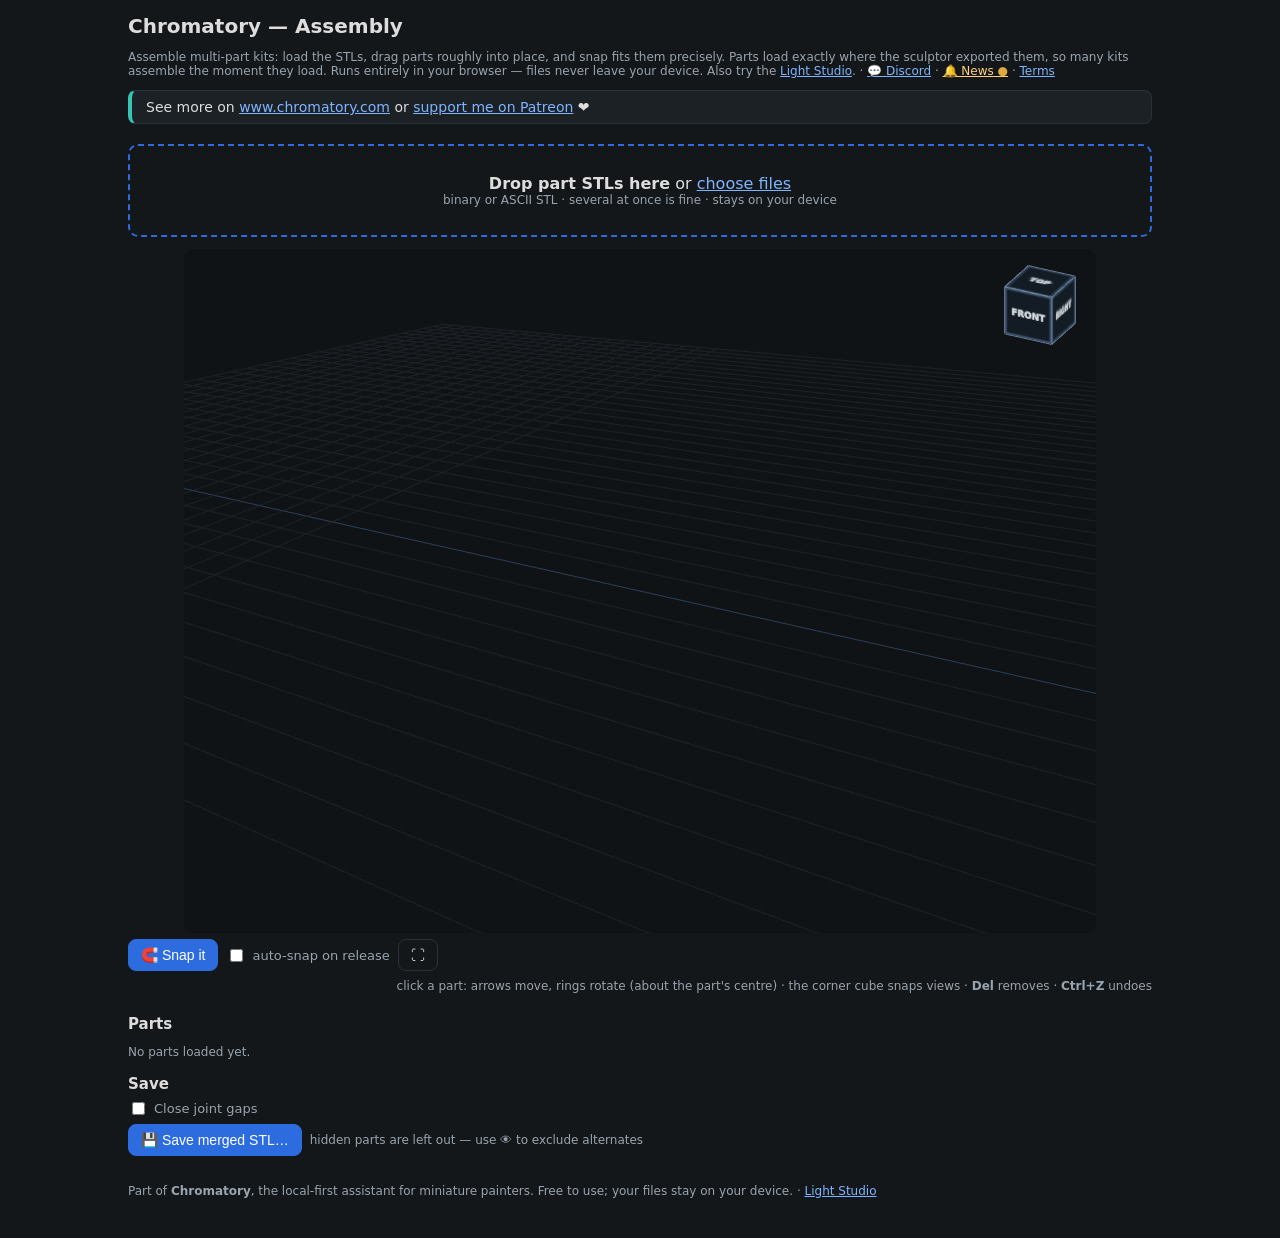
<file: assembly/index.html>
<!DOCTYPE html>
<!--
  Chromatory Assembly — standalone edition.
  Assemble multi-part miniature kits in the browser: load several STLs, move and rotate them,
  snap mating surfaces together, and save one merged STL. Nothing is uploaded anywhere.

  Thin shell around the SAME module the Chromatory app uses (js/assembly.js); the deploy
  script copies that module and the vendored three.js libs from the main source tree.
  Lives at /assembly/ on the same Pages site as the Light Studio (../).
-->
<html lang="en">
<head>
    <meta charset="utf-8" />
    <meta name="viewport" content="width=device-width, initial-scale=1.0" />
    <title>Chromatory Assembly Workbench · snap &amp; merge multi-part STL kits in your browser</title>
    <meta name="description" content="Assemble multi-part miniature kits in your browser: drag parts into place, snap the mating surfaces together, and export one watertight STL ready to print. Free, nothing uploaded." />
    <link rel="canonical" href="https://spiffcow.github.io/chromatory-light-studio/assembly/" />
    <meta property="og:title" content="Chromatory Assembly Workbench" />
    <meta property="og:description" content="Snap multi-part STL kits together in your browser and export one printable model. Free, nothing uploaded." />
    <meta property="og:type" content="website" />
    <meta property="og:url" content="https://spiffcow.github.io/chromatory-light-studio/assembly/" />
    <meta property="og:image" content="https://chromatory.com/assets/assembly-krymathor-complete.png" />
    <meta property="og:image:alt" content="Krymathor (sculpted by Flesh of Gods) assembled in Chromatory's Assembly Workbench" />
    <meta name="twitter:card" content="summary_large_image" />
    <meta name="twitter:image" content="https://chromatory.com/assets/assembly-krymathor-complete.png" />
    <link rel="icon" href="../favicon.svg" type="image/svg+xml" />
    <script type="importmap">{ "imports": { "three": "../lib/three/three.module.js" } }</script>
    <style>
        * { box-sizing: border-box; }
        body { background: #14171a; color: #ddd; font-family: system-ui, sans-serif; margin: 0; }
        header { max-width: 1060px; margin: 0 auto; padding: 14px 18px 4px; }
        h1 { font-size: 20px; margin: 0; }
        .muted { color: #98a4ae; } .small { font-size: 12px; }
        main { max-width: 1060px; margin: 0 auto; padding: 0 18px 40px; }
        #canvas { width: min(100%, calc(76vh * 4 / 3)); aspect-ratio: 4/3; margin: 0 auto;
                  border-radius: 10px; background: #101315; touch-action: none; display: block; }
        @media (min-width: 1500px) {
            header, main { max-width: 1780px; }
            main { display: grid; grid-template-columns: minmax(0, 1fr) 480px; gap: 26px; align-items: start; }
            #stage { position: sticky; top: 12px; }
            main > footer { grid-column: 1 / -1; }
        }
        #drop { border: 2px dashed #2d6cdf; border-radius: 10px; padding: 28px 16px; text-align: center; margin: 12px 0; cursor: pointer; }
        #drop.hover { background: #1a2436; }
        h2 { font-size: 15px; margin: 16px 0 6px; }
        .row { display: flex; gap: 8px; align-items: center; flex-wrap: wrap; margin: 6px 0; }
        button {
            background: #232a31; color: #ddd; border: 1px solid #2a3138; border-radius: 8px;
            padding: 7px 12px; font-size: 14px; cursor: pointer;
        }
        button.primary { background: #2d6cdf; border-color: #2d6cdf; color: #fff; }
        button.active { background: #2d6cdf; border-color: #2d6cdf; color: #fff; }
        button.ghost { background: none; }
        input[type="range"] { accent-color: #2d6cdf; }
        label { font-size: 13px; color: #98a4ae; display: inline-flex; gap: 6px; align-items: center; }
        .card { background: #1c2126; border: 1px solid #2a3138; border-radius: 10px; padding: 8px 12px; margin: 6px 0; }
        .card.selected { border-color: #2d6cdf; }
        a.unread { color: #ffd27a; }
        a.unread::after { content: ' ●'; color: #e0a93d; }
        #promo { background: #1c2126; border: 1px solid #2a3138; border-left: 4px solid #35c4b5;
                 border-radius: 8px; padding: 8px 14px; margin: 10px 0 4px; font-size: 14px; }
        .spread { justify-content: space-between; }
        .dot { width: 14px; height: 14px; border-radius: 4px; display: inline-block; flex: none; }
        a { color: #7fb4ff; }
        footer { margin-top: 28px; }
    </style>
</head>
<body>
<header>
    <h1>Chromatory — Assembly</h1>
    <p class="muted small">Assemble multi-part kits: load the STLs, drag parts roughly into place,
        and snap fits them precisely. Parts load exactly where the sculptor exported them, so many
        kits assemble the moment they load. Runs entirely in your browser — files never leave your
        device. Also try the <a href="../">Light Studio</a>.
        · <a href="https://discord.gg/UExX6gPhwM" target="_blank" rel="noopener">💬 Discord</a>
        · <a href="../news.html" id="newsLink">🔔 News</a> · <a href="../terms.html">Terms</a></p>
    <div id="promo">See more on <a href="https://www.chromatory.com/" target="_blank"
        rel="noopener">www.chromatory.com</a> or <a href="https://www.patreon.com/cw/Chromatory/membership"
        target="_blank" rel="noopener">support me on Patreon</a> ❤️</div>
</header>
<main>
    <div id="stage">
    <div id="drop">
        <b>Drop part STLs here</b> or <a href="#" id="pick">choose files</a>
        <div class="muted small" id="loadstatus">binary or ASCII STL · several at once is fine · stays on your device</div>
        <input type="file" id="files" accept=".stl" multiple style="display:none" />
    </div>

    <canvas id="canvas"></canvas>
    <div class="row">
        <button id="snapBtn" class="primary" title="Fit the selected part against the nearest neighbouring surface">🧲 Snap it</button>
        <label><input type="checkbox" id="autoSnap" /> auto-snap on release</label>
        <button class="ghost" id="frame" title="Frame all parts">⛶</button>
        <span class="muted small" style="margin-left:auto">click a part: arrows move, rings rotate
            (about the part's centre) · the corner cube snaps views · <b>Del</b> removes ·
            <b>Ctrl+Z</b> undoes</span>
    </div>
    <div class="row"><span class="muted small" id="snapstatus"></span></div>
    </div><!-- /stage -->

    <div id="panel">
    <h2>Parts</h2>
    <div id="parts"></div>

    <h2>Save</h2>
    <div class="row">
        <label title="Kits often leave a small clearance between parts so they slot together. Turn this on to close that gap on export — the mating surfaces are nudged to overlap so the print comes out as one solid piece instead of two with a seam.">
            <input type="checkbox" id="stitch" /> Close joint gaps
        </label>
        <label class="muted small" id="stitchTolRow" style="display:none" title="Largest gap to close, in model units (usually mm). Set it a touch above the kit's designed clearance — bigger gaps than this are left alone.">
            up to <input type="number" id="stitchTol" min="0.05" max="2" step="0.05" value="0.2" style="width:64px"> mm
        </label>
        <!-- Method selector is an early-access (advance channel) option; the publish script flips
             FEATURES.gapBridge on for the patron build and it stays hidden on the public build. -->
        <select id="stitchMode" style="display:none" title="Nudge: move the mating surfaces to overlap (simplest). Bridge: leave both parts exactly as sculpted and add filler geometry across the gap.">
            <option value="nudge">nudge parts together</option>
            <option value="bridge">add bridge geometry</option>
        </select>
    </div>
    <div class="row">
        <button class="primary" id="exportBtn">💾 Save merged STL…</button>
        <span class="muted small">hidden parts are left out — use 👁 to exclude alternates</span>
    </div>
    </div><!-- /panel -->

    <footer class="muted small">
        Part of <b>Chromatory</b>, the local-first assistant for miniature painters.
        Free to use; your files stay on your device. · <a href="../">Light Studio</a>
    </footer>
</main>

<script type="module">
    import * as studio from '../js/assembly.js';

    // Release-channel feature flags — rewritten by the publish script per channel (stable/advance).
    // gapBridge = the add-geometry gap-close mode, an early-access feature for patrons first.
    const FEATURES = { gapBridge: true };

    const $ = id => document.getElementById(id);
    studio.init($('canvas'));
    studio.bindFileInput('files');
    studio.setStatusCallback(text => { $('snapstatus').textContent = text; });

    // ---- Loading (picker + drag & drop)
    $('pick').addEventListener('click', event => { event.preventDefault(); $('files').click(); });
    const drop = $('drop');
    drop.addEventListener('click', event => { if (event.target.id !== 'pick') $('files').click(); });
    drop.addEventListener('dragover', event => { event.preventDefault(); drop.classList.add('hover'); });
    drop.addEventListener('dragleave', () => drop.classList.remove('hover'));
    drop.addEventListener('drop', async event => {
        event.preventDefault();
        drop.classList.remove('hover');
        for (const file of event.dataTransfer.files) {
            $('loadstatus').textContent = `reading ${file.name}…`;
            studio.addPartFromBytes(new Uint8Array(await file.arrayBuffer()), file.name);
        }
        $('loadstatus').textContent = 'loaded — parts appear exactly where the sculptor exported them';
        renderParts();
    });

    // ---- Toolbar
    $('autoSnap').addEventListener('change', () => studio.setAutoSnap($('autoSnap').checked));
    $('frame').addEventListener('click', () => studio.frameAll());
    $('snapBtn').addEventListener('click', async () => {
        const result = await studio.snapSelected(false);
        $('snapstatus').textContent = result.snapped
            ? `snapped — contact gap ${result.gap.toFixed(2)} across ${result.contacts} points`
            : `no snap: ${result.reason}`;
        renderParts();
    });

    // ---- Parts list
    function renderParts() {
        const list = JSON.parse(studio.listPartsJson());
        const host = $('parts');
        host.innerHTML = list.length ? '' : '<p class="muted small">No parts loaded yet.</p>';
        for (const part of list) {
            const card = document.createElement('div');
            card.className = part.selected ? 'card selected' : 'card';
            card.innerHTML = `
                <div class="row spread">
                    <span class="row" style="gap:8px">
                        <span class="dot" style="background:${part.color}"></span>
                        <b>${part.name}</b>
                        <span class="muted small">${part.triangles.toLocaleString()} tris</span>
                    </span>
                    <span class="row">
                        <label>scale <input type="range" data-id="${part.id}" data-k="scale"
                            min="0.1" max="4" step="0.05" value="${part.scale}"
                            title="uniform scale — for kitbashing parts from different sets"></label>
                        <button class="ghost" data-id="${part.id}" data-k="eye"
                            title="show/hide (hidden parts are excluded from the export)">${part.visible ? '👁' : '🚫'}</button>
                        <button class="ghost" data-id="${part.id}" data-k="download"
                            title="save this part as its own STL, positioned exactly as placed">⬇</button>
                        <button class="ghost" data-id="${part.id}" data-k="remove" title="remove part">✕</button>
                    </span>
                </div>`;
            card.addEventListener('click', event => {
                if (event.target.dataset.k) return;
                studio.selectPart(part.id);
                renderParts();
            });
            host.appendChild(card);
        }
        host.querySelectorAll('[data-k]').forEach(el => {
            const id = parseInt(el.dataset.id, 10);
            if (el.dataset.k === 'remove') el.addEventListener('click', () => { studio.removePart(id); renderParts(); });
            else if (el.dataset.k === 'download') el.addEventListener('click', () => studio.downloadPart(id));
            else if (el.dataset.k === 'eye') el.addEventListener('click', () => {
                const part = JSON.parse(studio.listPartsJson()).find(p => p.id === id);
                studio.setPartVisible(id, !part.visible);
                renderParts();
            });
            else if (el.dataset.k === 'scale') el.addEventListener('input', () => studio.setPartScale(id, parseFloat(el.value)));
        });
    }
    studio.setChangeCallback(renderParts);
    renderParts();

    // News badge: highlighted until the news page for this version has been opened once.
    if (localStorage.getItem('pb-news-seen') !== '2026-07-19') $('newsLink').classList.add('unread');

    // ---- Save merged STL (Save As dialog where supported, download otherwise)
    async function saveBlob(blob, suggestedName, description, mime, ext) {
        if (window.showSaveFilePicker) {
            try {
                const handle = await window.showSaveFilePicker({
                    suggestedName, types: [{ description, accept: { [mime]: [ext] } }] });
                const writable = await handle.createWritable();
                await writable.write(blob);
                await writable.close();
                return;
            } catch (error) {
                if (error.name === 'AbortError') return;
            }
        }
        const a = document.createElement('a');
        a.href = URL.createObjectURL(blob);
        a.download = suggestedName;
        a.click();
        URL.revokeObjectURL(a.href);
    }
    function syncStitchRow() {
        const on = $('stitch').checked;
        $('stitchTolRow').style.display = on ? '' : 'none';
        $('stitchMode').style.display = (on && FEATURES.gapBridge) ? '' : 'none';
    }
    $('stitch').addEventListener('change', syncStitchRow);
    $('exportBtn').addEventListener('click', () => {
        const tol = $('stitch').checked ? parseFloat($('stitchTol').value) || 0 : 0;
        const mode = (FEATURES.gapBridge && $('stitch').checked) ? $('stitchMode').value : 'nudge';
        const bytes = studio.exportStlBytes(tol, mode);
        saveBlob(new Blob([bytes], { type: 'model/stl' }), 'assembled.stl', 'STL model', 'model/stl', '.stl');
    });
</script>
</body>
</html>
</file>
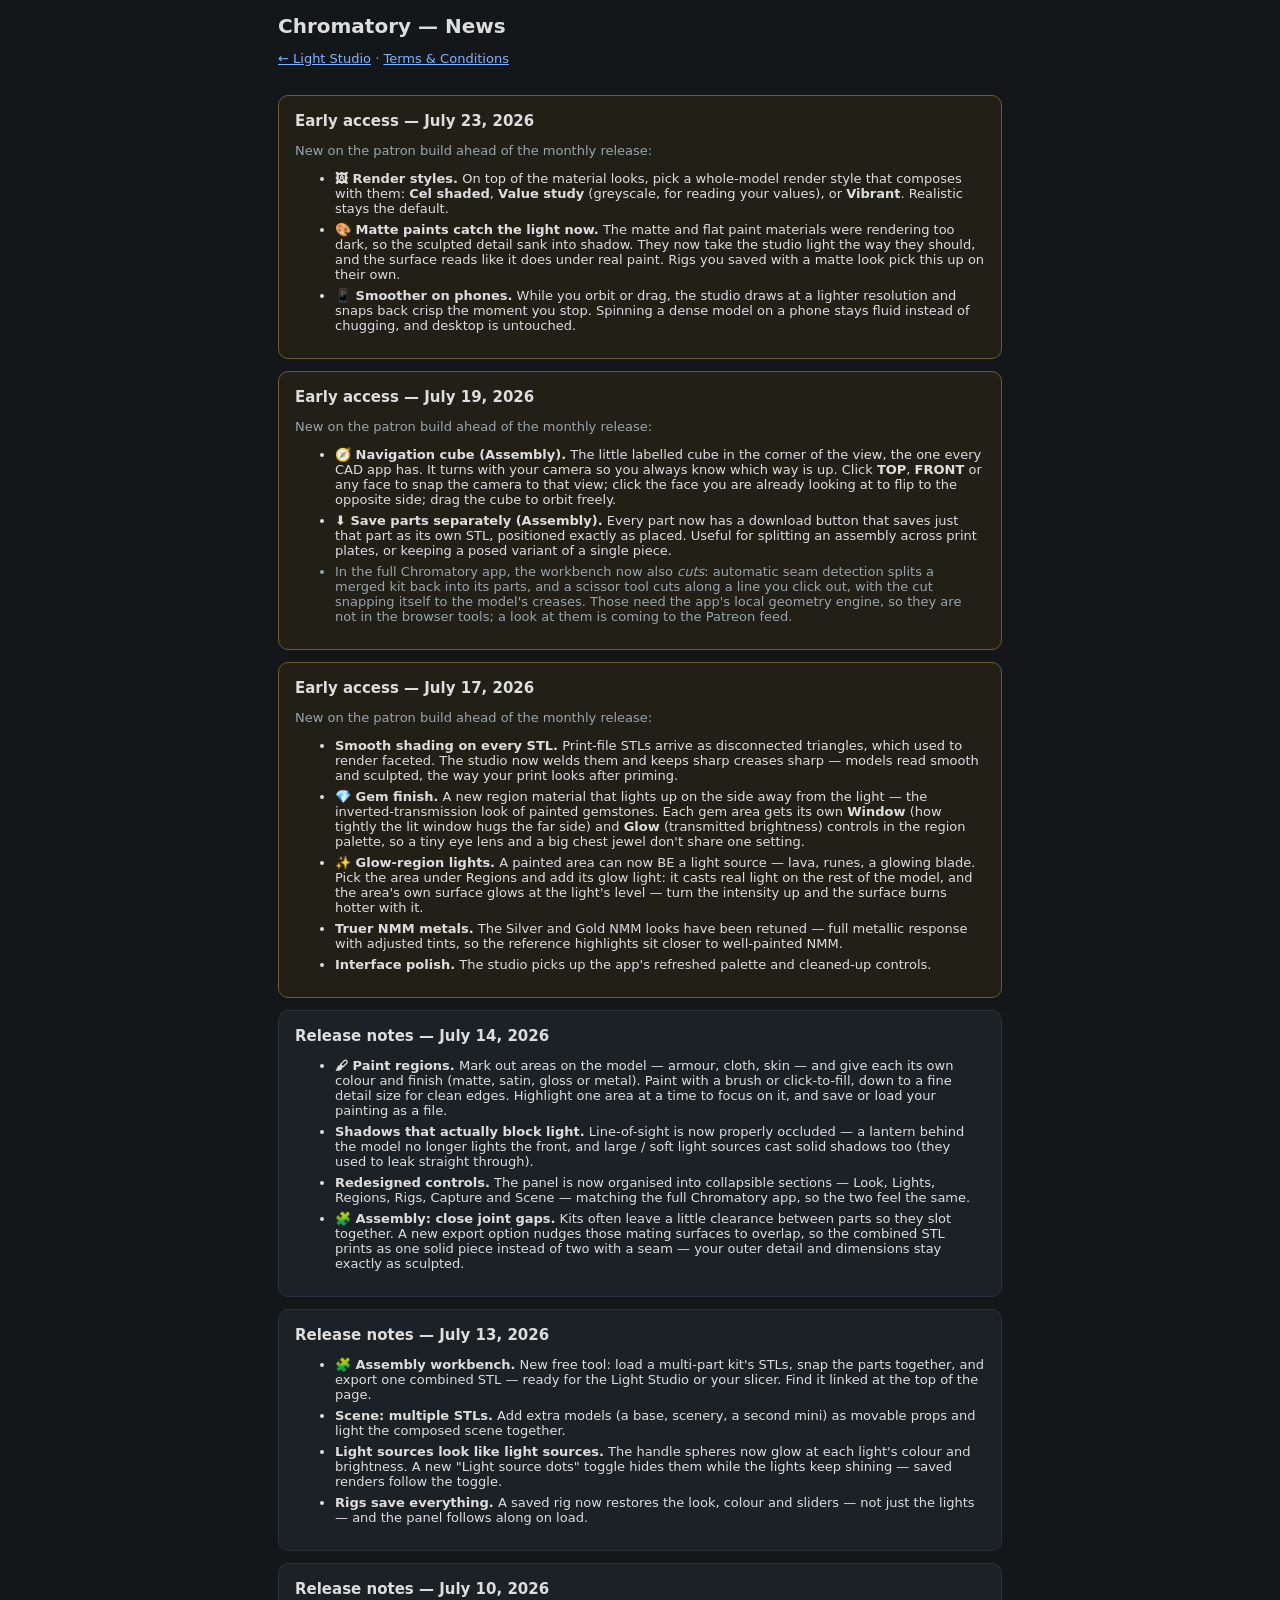
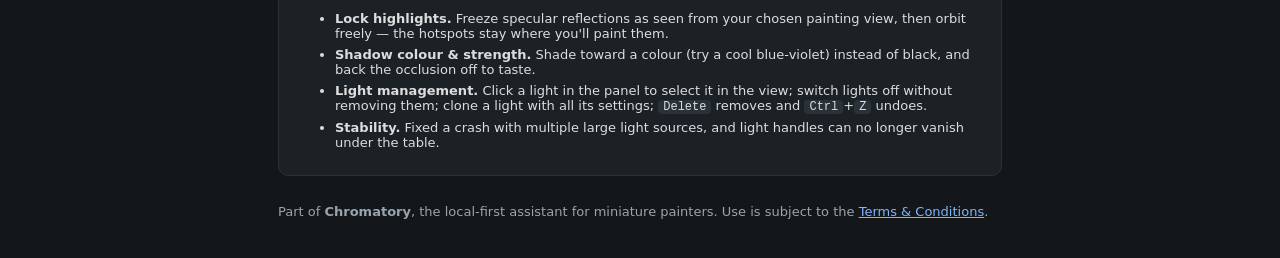
<file: news.html>
<!DOCTYPE html>
<html lang="en">
<head>
    <meta charset="utf-8" />
    <meta name="viewport" content="width=device-width, initial-scale=1.0" />
    <title>Chromatory — News</title>
    <meta name="description" content="What's new in the Chromatory Light Studio and Assembly Workbench, the free in-browser tools for miniature painters." />
    <link rel="canonical" href="https://spiffcow.github.io/chromatory-light-studio/news.html" />
    <link rel="icon" href="favicon.svg" type="image/svg+xml" />
    <style>
        * { box-sizing: border-box; }
        body { background: #14171a; color: #ddd; font-family: system-ui, sans-serif; margin: 0; }
        header { max-width: 760px; margin: 0 auto; padding: 14px 18px 4px; }
        h1 { font-size: 20px; margin: 0; }
        main { max-width: 760px; margin: 0 auto; padding: 0 18px 40px; }
        .muted { color: #98a4ae; } .small { font-size: 13px; }
        .card { background: #1c2126; border: 1px solid #2a3138; border-radius: 10px; padding: 12px 16px; margin: 12px 0; }
        .card.note { border-color: #6b5a2a; background: #211f16; }
        h2 { font-size: 15px; margin: 4px 0 8px; }
        li { margin: 6px 0; }
        a { color: #7fb4ff; }
        kbd { background: #2a3138; border-radius: 4px; padding: 0 5px; font-size: 12px; }
        footer { margin-top: 28px; }
    </style>
</head>
<body>
<header>
    <h1>Chromatory — News</h1>
    <p class="muted small"><a href="./">← Light Studio</a> · <a href="terms.html">Terms &amp; Conditions</a></p>
</header>
<main>
    <div class="card note">
        <h2>Early access — July 23, 2026</h2>
        <p class="muted small">New on the patron build ahead of the monthly release:</p>
        <ul class="small">
            <li><b>🖼 Render styles.</b> On top of the material looks, pick a whole-model render
                style that composes with them: <b>Cel shaded</b>, <b>Value study</b> (greyscale, for
                reading your values), or <b>Vibrant</b>. Realistic stays the default.</li>
            <li><b>🎨 Matte paints catch the light now.</b> The matte and flat paint materials
                were rendering too dark, so the sculpted detail sank into shadow. They now take
                the studio light the way they should, and the surface reads like it does under
                real paint. Rigs you saved with a matte look pick this up on their own.</li>
            <li><b>📱 Smoother on phones.</b> While you orbit or drag, the studio draws at a
                lighter resolution and snaps back crisp the moment you stop. Spinning a dense
                model on a phone stays fluid instead of chugging, and desktop is untouched.</li>
        </ul>
    </div>

    <div class="card note">
        <h2>Early access — July 19, 2026</h2>
        <p class="muted small">New on the patron build ahead of the monthly release:</p>
        <ul class="small">
            <li><b>🧭 Navigation cube (Assembly).</b> The little labelled cube in the corner of
                the view, the one every CAD app has. It turns with your camera so you always know
                which way is up. Click <b>TOP</b>, <b>FRONT</b> or any face to snap the camera to
                that view; click the face you are already looking at to flip to the opposite
                side; drag the cube to orbit freely.</li>
            <li><b>⬇ Save parts separately (Assembly).</b> Every part now has a download button
                that saves just that part as its own STL, positioned exactly as placed. Useful
                for splitting an assembly across print plates, or keeping a posed variant of a
                single piece.</li>
            <li class="muted">In the full Chromatory app, the workbench now also <i>cuts</i>:
                automatic seam detection splits a merged kit back into its parts, and a scissor
                tool cuts along a line you click out, with the cut snapping itself to the
                model's creases. Those need the app's local geometry engine, so they are not in
                the browser tools; a look at them is coming to the Patreon feed.</li>
        </ul>
    </div>

    <div class="card note">
        <h2>Early access — July 17, 2026</h2>
        <p class="muted small">New on the patron build ahead of the monthly release:</p>
        <ul class="small">
            <li><b>Smooth shading on every STL.</b> Print-file STLs arrive as disconnected
                triangles, which used to render faceted. The studio now welds them and keeps
                sharp creases sharp — models read smooth and sculpted, the way your print looks
                after priming.</li>
            <li><b>💎 Gem finish.</b> A new region material that lights up on the side away
                from the light — the inverted-transmission look of painted gemstones. Each gem
                area gets its own <b>Window</b> (how tightly the lit window hugs the far side)
                and <b>Glow</b> (transmitted brightness) controls in the region palette, so a
                tiny eye lens and a big chest jewel don't share one setting.</li>
            <li><b>✨ Glow-region lights.</b> A painted area can now BE a light source — lava,
                runes, a glowing blade. Pick the area under Regions and add its glow light: it
                casts real light on the rest of the model, and the area's own surface glows at
                the light's level — turn the intensity up and the surface burns hotter with it.</li>
            <li><b>Truer NMM metals.</b> The Silver and Gold NMM looks have been retuned —
                full metallic response with adjusted tints, so the reference highlights sit
                closer to well-painted NMM.</li>
            <li><b>Interface polish.</b> The studio picks up the app's refreshed palette and
                cleaned-up controls.</li>
        </ul>
    </div>

    <div class="card">
        <h2>Release notes — July 14, 2026</h2>
        <ul class="small">
            <li><b>🖌 Paint regions.</b> Mark out areas on the model — armour, cloth, skin — and give
                each its own colour and finish (matte, satin, gloss or metal). Paint with a brush or
                click-to-fill, down to a fine detail size for clean edges. Highlight one area at a
                time to focus on it, and save or load your painting as a file.</li>
            <li><b>Shadows that actually block light.</b> Line-of-sight is now properly occluded — a
                lantern behind the model no longer lights the front, and large / soft light sources
                cast solid shadows too (they used to leak straight through).</li>
            <li><b>Redesigned controls.</b> The panel is now organised into collapsible sections —
                Look, Lights, Regions, Rigs, Capture and Scene — matching the full Chromatory app, so
                the two feel the same.</li>
            <li><b>🧩 Assembly: close joint gaps.</b> Kits often leave a little clearance between
                parts so they slot together. A new export option nudges those mating surfaces to
                overlap, so the combined STL prints as one solid piece instead of two with a seam —
                your outer detail and dimensions stay exactly as sculpted.</li>
        </ul>
    </div>

    <div class="card">
        <h2>Release notes — July 13, 2026</h2>
        <ul class="small">
            <li><b>🧩 Assembly workbench.</b> New free tool: load a multi-part kit's STLs, snap the
                parts together, and export one combined STL — ready for the Light Studio or your
                slicer. Find it linked at the top of the page.</li>
            <li><b>Scene: multiple STLs.</b> Add extra models (a base, scenery, a second mini) as
                movable props and light the composed scene together.</li>
            <li><b>Light sources look like light sources.</b> The handle spheres now glow at each
                light's colour and brightness. A new "Light source dots" toggle hides them while the
                lights keep shining — saved renders follow the toggle.</li>
            <li><b>Rigs save everything.</b> A saved rig now restores the look, colour and sliders —
                not just the lights — and the panel follows along on load.</li>
        </ul>
    </div>

    <div class="card">
        <h2>Release notes — July 10, 2026</h2>
        <ul class="small">
            <li><b>Lock highlights.</b> Freeze specular reflections as seen from your chosen painting
                view, then orbit freely — the hotspots stay where you'll paint them.</li>
            <li><b>Shadow colour &amp; strength.</b> Shade toward a colour (try a cool blue-violet)
                instead of black, and back the occlusion off to taste.</li>
            <li><b>Light management.</b> Click a light in the panel to select it in the view; switch
                lights off without removing them; clone a light with all its settings;
                <kbd>Delete</kbd> removes and <kbd>Ctrl</kbd>+<kbd>Z</kbd> undoes.</li>
            <li><b>Stability.</b> Fixed a crash with multiple large light sources, and light handles
                can no longer vanish under the table.</li>
        </ul>
    </div>

    <footer class="muted small">
        Part of <b>Chromatory</b>, the local-first assistant for miniature painters.
        Use is subject to the <a href="terms.html">Terms &amp; Conditions</a>.
    </footer>
</main>
<script>
    // Seeing this page clears the "unread" badge on the studio pages.
    localStorage.setItem('pb-news-seen', '2026-07-23');
</script>
</body>
</html>
</file>
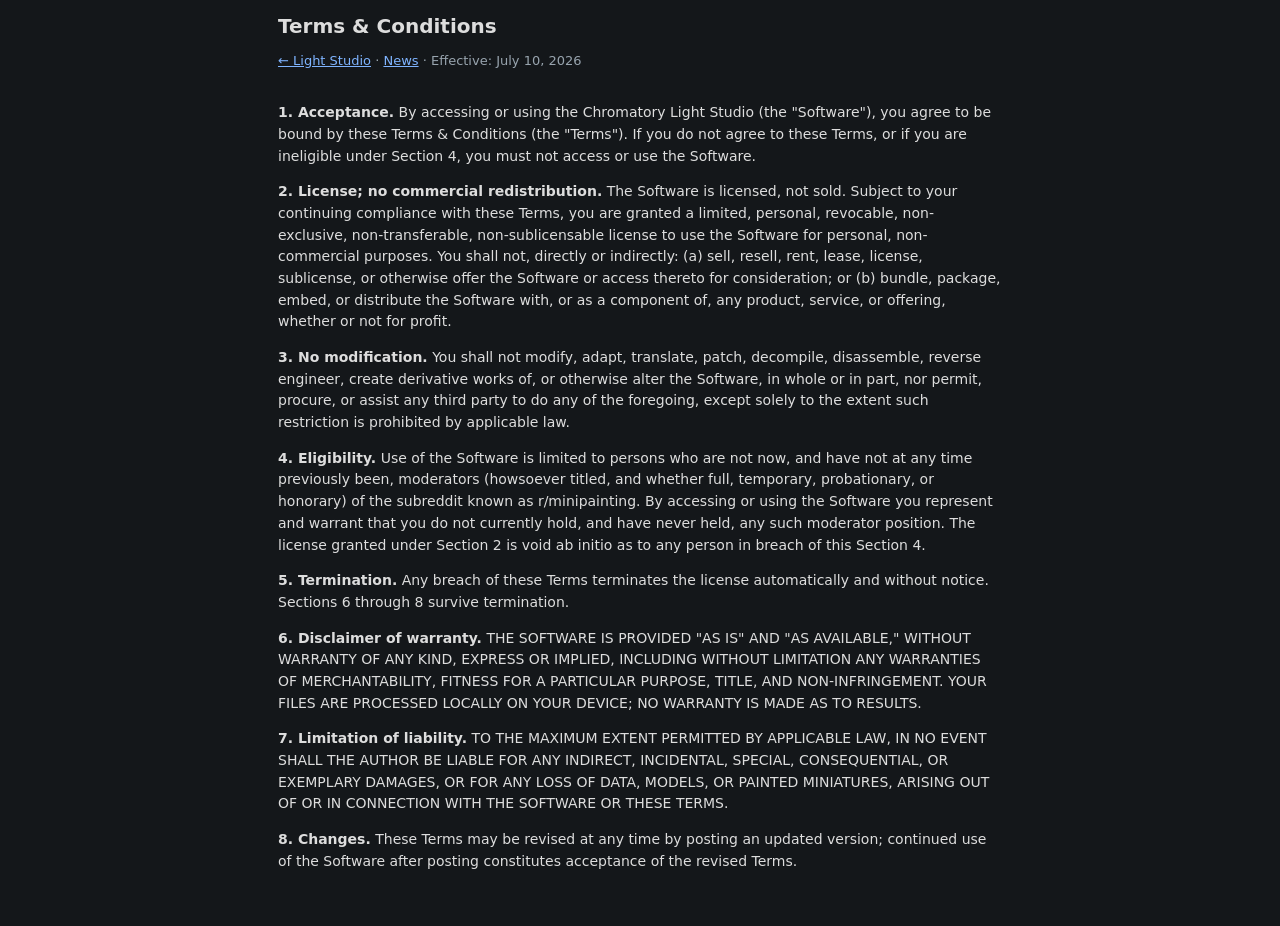
<file: terms.html>
<!DOCTYPE html>
<html lang="en">
<head>
    <meta charset="utf-8" />
    <meta name="viewport" content="width=device-width, initial-scale=1.0" />
    <title>Chromatory — Terms &amp; Conditions</title>
    <link rel="canonical" href="https://spiffcow.github.io/chromatory-light-studio/terms.html" />
    <link rel="icon" href="favicon.svg" type="image/svg+xml" />
    <style>
        * { box-sizing: border-box; }
        body { background: #14171a; color: #ddd; font-family: system-ui, sans-serif; margin: 0; }
        header { max-width: 760px; margin: 0 auto; padding: 14px 18px 4px; }
        h1 { font-size: 20px; margin: 0; }
        main { max-width: 760px; margin: 0 auto; padding: 0 18px 40px; font-size: 14px; }
        .muted { color: #98a4ae; } .small { font-size: 13px; }
        p { line-height: 1.55; }
        a { color: #7fb4ff; }
    </style>
</head>
<body>
<header>
    <h1>Terms &amp; Conditions</h1>
    <p class="muted small"><a href="./">← Light Studio</a> ·
        <a href="news.html">News</a> · Effective: July 10, 2026</p>
</header>
<main>
    <p><b>1. Acceptance.</b> By accessing or using the Chromatory Light Studio (the "Software"),
    you agree to be bound by these Terms &amp; Conditions (the "Terms"). If you do not agree to
    these Terms, or if you are ineligible under Section&nbsp;4, you must not access or use the
    Software.</p>

    <p><b>2. License; no commercial redistribution.</b> The Software is licensed, not sold. Subject to
    your continuing compliance with these Terms, you are granted a limited, personal, revocable,
    non-exclusive, non-transferable, non-sublicensable license to use the Software for personal,
    non-commercial purposes. You shall not, directly or indirectly: (a)&nbsp;sell, resell, rent,
    lease, license, sublicense, or otherwise offer the Software or access thereto for consideration;
    or (b)&nbsp;bundle, package, embed, or distribute the Software with, or as a component of, any
    product, service, or offering, whether or not for profit.</p>

    <p><b>3. No modification.</b> You shall not modify, adapt, translate, patch, decompile,
    disassemble, reverse engineer, create derivative works of, or otherwise alter the Software, in
    whole or in part, nor permit, procure, or assist any third party to do any of the foregoing,
    except solely to the extent such restriction is prohibited by applicable law.</p>

    <p><b>4. Eligibility.</b> Use of the Software is limited to persons who are not now, and have not
    at any time previously been, moderators (howsoever titled, and whether full, temporary,
    probationary, or honorary) of the subreddit known as r/minipainting. By accessing or using the
    Software you represent and warrant that you do not currently hold, and have never held, any such
    moderator position. The license granted under Section&nbsp;2 is void ab initio as to any person in
    breach of this Section&nbsp;4.</p>

    <p><b>5. Termination.</b> Any breach of these Terms terminates the license automatically and
    without notice. Sections&nbsp;6 through 8 survive termination.</p>

    <p><b>6. Disclaimer of warranty.</b> THE SOFTWARE IS PROVIDED "AS IS" AND "AS AVAILABLE," WITHOUT
    WARRANTY OF ANY KIND, EXPRESS OR IMPLIED, INCLUDING WITHOUT LIMITATION ANY WARRANTIES OF
    MERCHANTABILITY, FITNESS FOR A PARTICULAR PURPOSE, TITLE, AND NON-INFRINGEMENT. YOUR FILES ARE
    PROCESSED LOCALLY ON YOUR DEVICE; NO WARRANTY IS MADE AS TO RESULTS.</p>

    <p><b>7. Limitation of liability.</b> TO THE MAXIMUM EXTENT PERMITTED BY APPLICABLE LAW, IN NO
    EVENT SHALL THE AUTHOR BE LIABLE FOR ANY INDIRECT, INCIDENTAL, SPECIAL, CONSEQUENTIAL, OR
    EXEMPLARY DAMAGES, OR FOR ANY LOSS OF DATA, MODELS, OR PAINTED MINIATURES, ARISING OUT OF OR IN
    CONNECTION WITH THE SOFTWARE OR THESE TERMS.</p>

    <p><b>8. Changes.</b> These Terms may be revised at any time by posting an updated version;
    continued use of the Software after posting constitutes acceptance of the revised Terms.</p>
</main>
</body>
</html>
</file>
